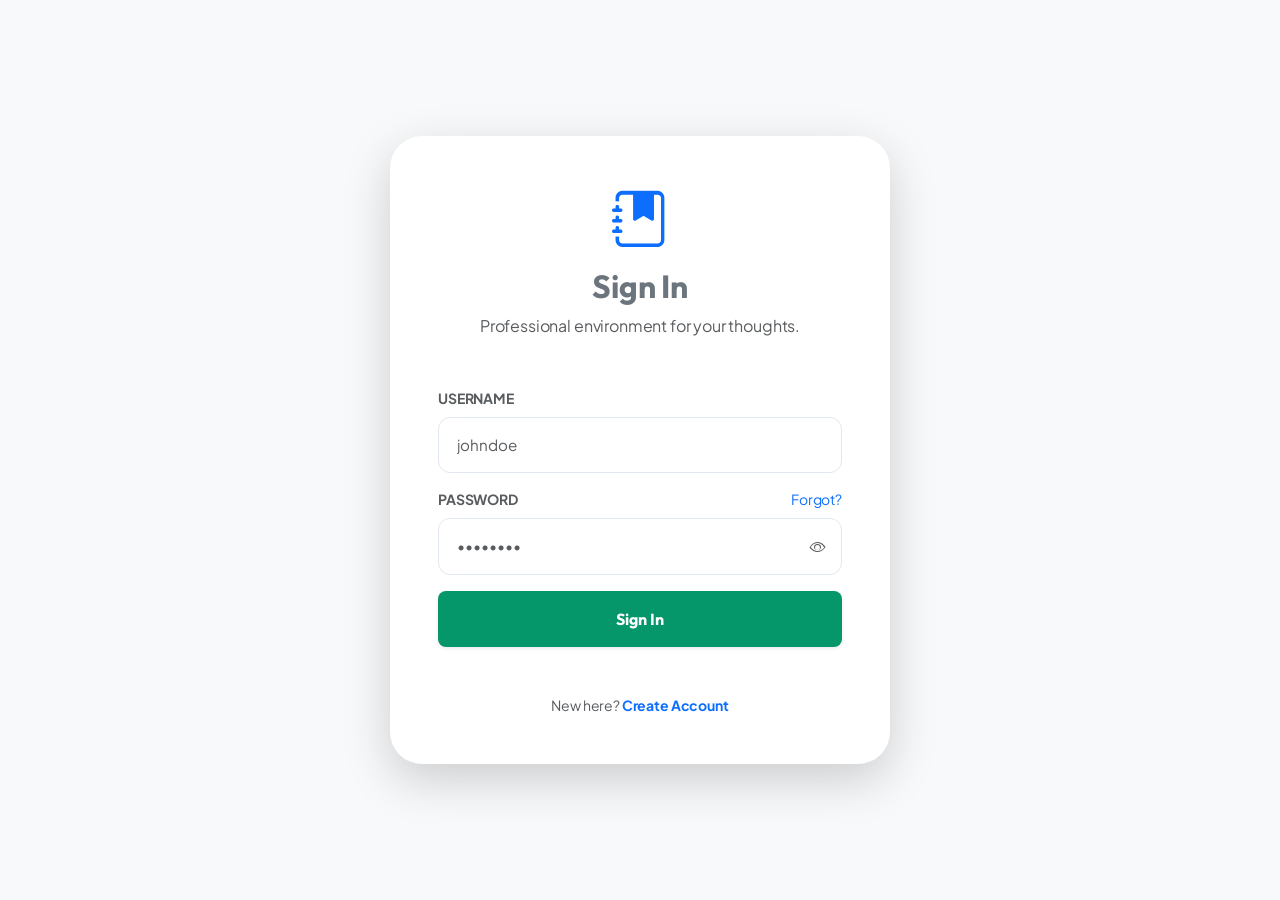
<file: Project2-NotesKeeper/index.html>
<!DOCTYPE html>
<html lang="en">
<head>
    <meta charset="UTF-8">
    <meta name="viewport" content="width=device-width, initial-scale=1.0">
    <title>Dashboard - Notes Keeper</title>
    <link href="https://cdn.jsdelivr.net/npm/bootstrap@5.3.0/dist/css/bootstrap.min.css" rel="stylesheet">
    <link rel="stylesheet" href="https://cdn.jsdelivr.net/npm/bootstrap-icons@1.10.5/font/bootstrap-icons.css">
    <!-- Professional Fonts -->
    <link href="https://fonts.googleapis.com/css2?family=Outfit:wght@400;600;700&family=Plus+Jakarta+Sans:wght@400;500;600;700&display=swap" rel="stylesheet">
    <link rel="stylesheet" href="style.css">
</head>
<body>
    <nav class="navbar sticky-top">
        <div class="container">
            <a class="navbar-brand d-flex align-items-center" href="#">
                <i class="bi bi-journal-bookmark-fill text-primary me-2"></i>
                Notes Keeper
            </a>
            <div class="d-flex align-items-center">
                <div class="me-4 d-none d-md-flex align-items-center bg-light px-3 py-2 rounded-pill">
                    <span class="small fw-bold text-muted me-2">ACTIVE ENTRIES:</span>
                    <span class="badge bg-primary rounded-pill" id="noteCount">0</span>
                </div>
                <button class="btn btn-primary d-flex align-items-center" data-bs-toggle="modal" data-bs-target="#noteModal">
                    <i class="bi bi-plus-lg me-2"></i>New Entry
                </button>
                <div class="ms-4 dropdown">
                    <button class="btn btn-light rounded-pill px-3 py-2 shadow-sm d-flex align-items-center" type="button" data-bs-toggle="dropdown">
                        <i class="bi bi-person-circle fs-5 text-primary me-2"></i>
                        <span class="fw-bold small" id="usernameDisplay">User</span>
                    </button>
                    <ul class="dropdown-menu dropdown-menu-end border-0 shadow-lg mt-3 p-2" style="border-radius: 1rem; min-width: 200px;">
                        <li><h6 class="dropdown-header text-uppercase small fw-bold text-muted">Account Settings</h6></li>
                        <li><hr class="dropdown-divider"></li>
                        <li><button class="dropdown-item rounded-2 py-2 text-danger fw-600" onclick="logout()">
                            <i class="bi bi-power me-2"></i>Sign Out
                        </button></li>
                    </ul>
                </div>
            </div>
        </div>
    </nav>

    <div class="container py-5">
        <!-- Search & Tabs -->
        <div class="row mb-5 align-items-center g-3">
            <div class="col-lg-8">
                <div class="search-container position-relative mb-0">
                    <i class="bi bi-search search-icon"></i>
                    <input type="text" id="searchInput" class="form-control search-input" placeholder="Search entries, keywords, or topics...">
                </div>
            </div>
            <div class="col-lg-4 d-flex justify-content-lg-end">
                <div class="nav nav-pills bg-white p-1 rounded-3 shadow-sm" role="tablist">
                    <button class="nav-link active px-4 py-2" id="nav-active-tab" data-bs-toggle="tab" data-bs-target="#nav-active" type="button" role="tab">Active</button>
                    <button class="nav-link px-4 py-2" id="nav-trash-tab" data-bs-toggle="tab" data-bs-target="#nav-trash" type="button" role="tab" onclick="loadTrash()">Trash</button>
                </div>
            </div>
        </div>

        <!-- Tab Content -->
        <div class="tab-content">
            <div class="tab-pane fade show active" id="nav-active" role="tabpanel">
                <div class="row g-4" id="notesGrid">
                    <!-- Dynamic Injection -->
                </div>
            </div>
            <div class="tab-pane fade" id="nav-trash" role="tabpanel">
                <div class="alert alert-warning rounded-3 mb-4 d-flex align-items-center">
                    <i class="bi bi-info-circle-fill me-2 fs-5"></i>
                    Items in trash are permanently deleted after 30 days.
                </div>
                <div class="row g-4" id="trashGrid">
                    <!-- Dynamic Injection -->
                </div>
            </div>
        </div>
    </div>

    <!-- Note Modal (Create/Edit) -->
    <div class="modal fade" id="noteModal" tabindex="-1">
        <div class="modal-dialog modal-dialog-centered modal-lg">
            <div class="modal-content">
                <div class="modal-header border-0">
                    <h5 class="modal-title" id="modalTitle">New Entry</h5>
                    <button type="button" class="btn-close" data-bs-dismiss="modal"></button>
                </div>
                <div class="modal-body">
                    <form id="noteForm">
                        <input type="hidden" id="noteId">
                        <div class="mb-4">
                            <label for="noteTitleInput" class="form-label small fw-bold text-muted text-uppercase tracking-wider">Title</label>
                            <input type="text" class="form-control" id="noteTitleInput" placeholder="Give your note a headline..." required>
                        </div>
                        <div class="mb-4">
                            <label for="noteContentInput" class="form-label small fw-bold text-muted text-uppercase tracking-wider">Description</label>
                            <textarea class="form-control" id="noteContentInput" rows="6" placeholder="Start typing your thoughts here..." required></textarea>
                        </div>
                        
                        <div class="mb-4">
                            <label class="form-label small fw-bold text-muted text-uppercase tracking-wider">Attachments</label>
                            <div class="d-flex flex-wrap gap-2 mb-3" id="attachmentPreview"></div>
                            <div class="input-group">
                                <label class="input-group-text bg-white border-dashed text-primary cursor-pointer" for="fileInput">
                                    <i class="bi bi-paperclip me-2"></i>Attach Image or File
                                </label>
                                <input type="file" class="d-none" id="fileInput" multiple accept="image/*,.pdf,.doc,.docx,.txt">
                            </div>
                            <div class="form-text text-muted small mt-2">Maximum file size: 20MB. Supports images, PDF, and Documents.</div>
                        </div>

                        <div class="d-flex justify-content-between align-items-center">
                            <button type="button" id="deleteBtn" class="btn btn-outline-danger d-none px-4" onclick="moveCurrentToTrash()">
                                <i class="bi bi-trash-fill me-2"></i>Move to Trash
                            </button>
                            <div class="d-flex gap-2 ms-auto">
                                <button type="button" class="btn btn-light px-4" data-bs-dismiss="modal">Cancel</button>
                                <button type="submit" class="btn btn-primary px-5">Save Changes</button>
                            </div>
                        </div>
                    </form>
                </div>
            </div>
        </div>
    </div>

    <script src="https://cdn.jsdelivr.net/npm/bootstrap@5.3.0/dist/js/bootstrap.bundle.min.js"></script>
    <script src="db.js"></script>
    <script src="script.js"></script>
</body>
</html>
</file>
<file: Project2-NotesKeeper/style.css>
:root {
    --primary-color: #059669; /* Emerald 600 */
    --primary-hover: #047857; /* Emerald 700 */
    --secondary-color: #0f172a; /* Slate 900 */
    --accent-color: #10b981; /* Emerald 500 */
    --bg-color: #f8fafc; /* Slate 50 */
    --card-bg: #ffffff;
    --text-main: #1e293b; /* Slate 800 */
    --text-muted: #64748b; /* Slate 500 */
    --border-color: #e2e8f0; /* Slate 200 */
    --card-shadow: 0 4px 6px -1px rgb(0 0 0 / 0.1), 0 2px 4px -2px rgb(0 0 0 / 0.1);
    --card-shadow-hover: 0 20px 25px -5px rgb(0 0 0 / 0.1), 0 8px 10px -6px rgb(0 0 0 / 0.1);
}

body {
    background-color: var(--bg-color);
    font-family: 'Plus Jakarta Sans', sans-serif;
    color: var(--text-main);
    letter-spacing: -0.01em;
}

h1, h2, h3, h4, h5, .navbar-brand, .btn, .note-title {
    font-family: 'Outfit', sans-serif;
}

.card {
    border: 1px solid var(--border-color);
    border-radius: 1rem;
    box-shadow: var(--card-shadow);
    transition: all 0.3s cubic-bezier(0.4, 0, 0.2, 1);
    background: var(--card-bg);
}

.card:hover {
    transform: translateY(-4px);
    box-shadow: var(--card-shadow-hover);
    border-color: var(--accent-color);
}

.navbar {
    background: rgba(255, 255, 255, 0.8);
    backdrop-filter: blur(12px);
    border-bottom: 1px solid var(--border-color);
    padding: 1.25rem 0;
}

.navbar-brand {
    font-size: 1.5rem;
    font-weight: 700;
    color: var(--secondary-color);
}

.btn-primary {
    background-color: var(--primary-color);
    border: none;
    padding: 0.75rem 1.75rem;
    border-radius: 0.75rem;
    font-weight: 600;
    transition: all 0.2s ease;
}

.btn-primary:hover {
    background-color: var(--primary-hover);
    transform: scale(1.02);
}

.form-control {
    border-radius: 0.75rem;
    padding: 0.875rem 1.125rem;
    border: 1px solid var(--border-color);
    background-color: #ffffff;
    font-size: 0.95rem;
    transition: all 0.2s ease;
}

.form-control:focus {
    box-shadow: 0 0 0 4px rgba(16, 185, 129, 0.1);
    border-color: var(--primary-color);
}

.note-card {
    cursor: pointer;
    padding: 1.5rem;
    height: 100%;
    display: flex;
    flex-direction: column;
}

.note-title {
    font-weight: 600;
    font-size: 1.25rem;
    margin-bottom: 0.75rem;
    color: var(--secondary-color);
}

.note-content {
    color: var(--text-muted);
    font-size: 0.95rem;
    line-height: 1.6;
    display: -webkit-box;
    -webkit-line-clamp: 4;
    -webkit-box-orient: vertical;
    overflow: hidden;
    margin-bottom: 1.5rem;
    flex-grow: 1;
}

.note-footer {
    display: flex;
    justify-content: space-between;
    align-items: center;
    padding-top: 1rem;
    border-top: 1px solid var(--border-color);
}

.note-date {
    font-size: 0.8rem;
    font-weight: 500;
    color: var(--text-muted);
    text-transform: uppercase;
    letter-spacing: 0.05em;
}

.search-container {
    max-width: 700px;
    margin: 0 auto 4rem;
}

.search-input {
    border-radius: 1.25rem;
    padding-left: 3.5rem;
    height: 4rem;
    font-size: 1.1rem;
    border: 2px solid var(--border-color);
    box-shadow: 0 10px 15px -3px rgba(0, 0, 0, 0.05);
}

.search-icon {
    position: absolute;
    left: 1.5rem;
    top: 50%;
    transform: translateY(-50%);
    color: var(--primary-color);
    font-size: 1.5rem;
}

/* Modal Styling */
.modal-content {
    border-radius: 1.5rem;
    border: none;
    box-shadow: 0 25px 50px -12px rgba(0, 0, 0, 0.25);
}

.modal-header {
    padding: 2rem 2rem 1rem;
}

.modal-body {
    padding: 1rem 2rem 2rem;
}

.modal-title {
    font-size: 1.5rem;
    font-weight: 700;
}
</file>
